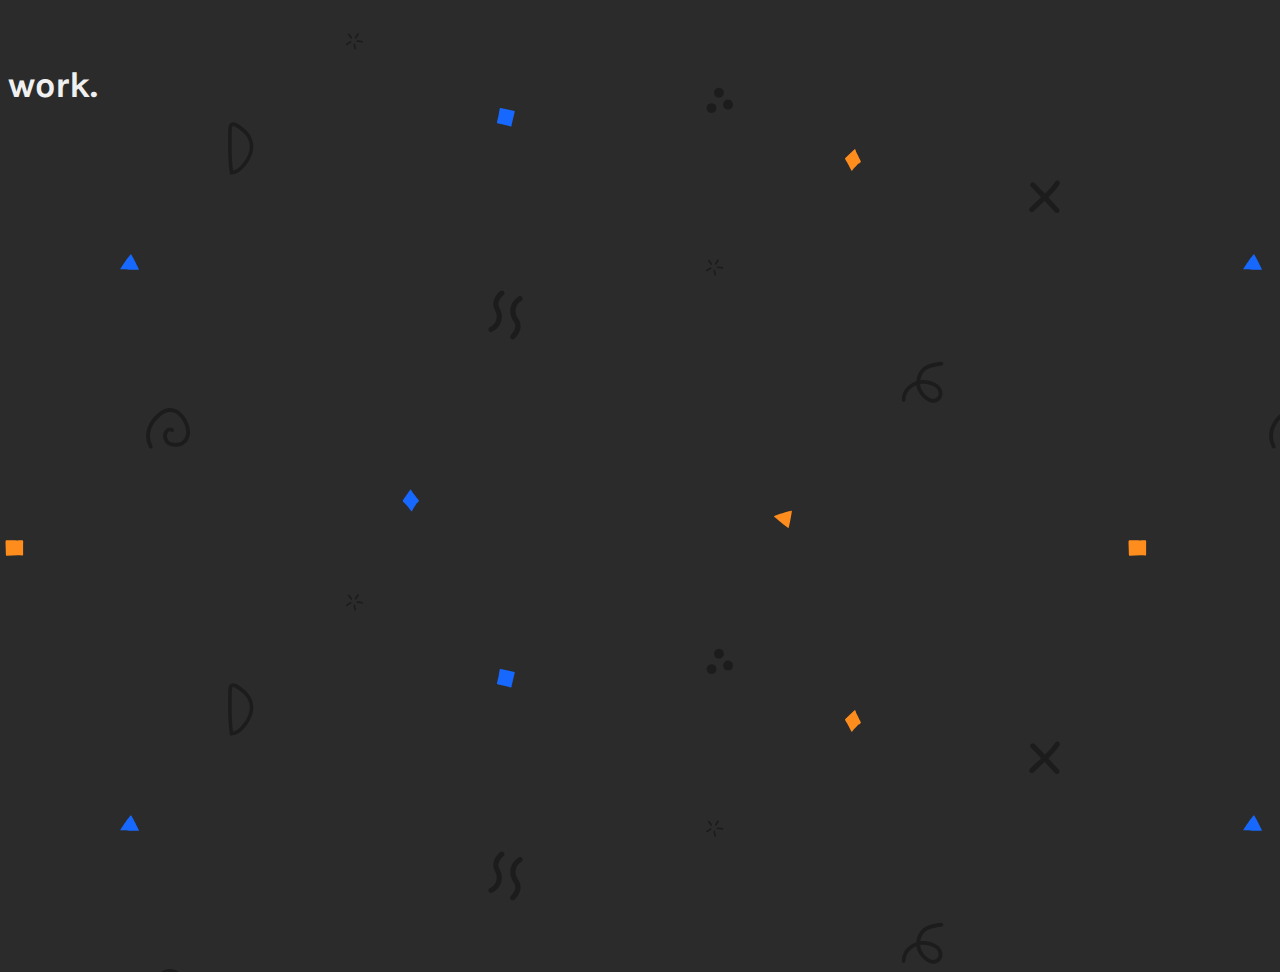
<file: work.html>
<html lang="en">

<head>
	<meta charset="UTF-8">
	<meta name="viewport" content="width=device-width, initial-scale=1.0">
	<title>Anand Patel | Software Developer</title>
	<link href="https://cdn.jsdelivr.net/npm/bootstrap@5.0.2/dist/css/bootstrap.min.css" rel="stylesheet"
		integrity="sha384-EVSTQN3/azprG1Anm3QDgpJLIm9Nao0Yz1ztcQTwFspd3yD65VohhpuuCOmLASjC" crossorigin="anonymous">
	<link rel="preconnect" href="https://fonts.googleapis.com">
	<link rel="preconnect" href="https://fonts.gstatic.com" crossorigin>
	<link href="https://fonts.googleapis.com/css2?family=Karla:wght@400;500&display=swap" rel="stylesheet">
	<link rel="stylesheet" href="css/style.css">
</head>

<body class="dark">
	<div class="container">
		<h1>work.</h1>
	</div>
</body>
<script>
	function toggleDarkLightMode() {
		document.body.classList.toggle('dark');
	}
</script>

</html>
</file>
<file: css/style.css>
body {
  font-family: 'Karla', sans-serif;
  height: 100vh;
  font-weight: 500;
  font-size: 1.125rem;
  background-size: repeat;
}

body.dark {
  background-image: url(../images/confetti-doodles.svg);
  color: #f0f0f0;
}

body {
  background-image: url(../images/confetti-doodles-light.svg);
  color: #272930;
}

a {
  outline-color: transparent;
  color: inherit;
  text-decoration: none;
  padding: 0;
}

.spaced {
  letter-spacing: 2Q;
}

.title {
  letter-spacing: 10Q;
  font-weight: 600;
  font-size: 5.5rem;
  /* color: #26293c; */
}

.container {
  padding-top: 2rem;
  padding-bottom: 2rem;
  height: 100%;
}

.hero {
  padding-left: 0.75rem;
  padding-right: 0.75rem;
}

.title-about {
  font-size: 1.5rem;
  display: flex;
  justify-content: end;
}

@media (min-width: 576px) {
  .socials {
    padding-left: 25%;
    padding-right: 25%;
  }
  .title-about {
    padding-right: 40%;
  }
}
</file>
